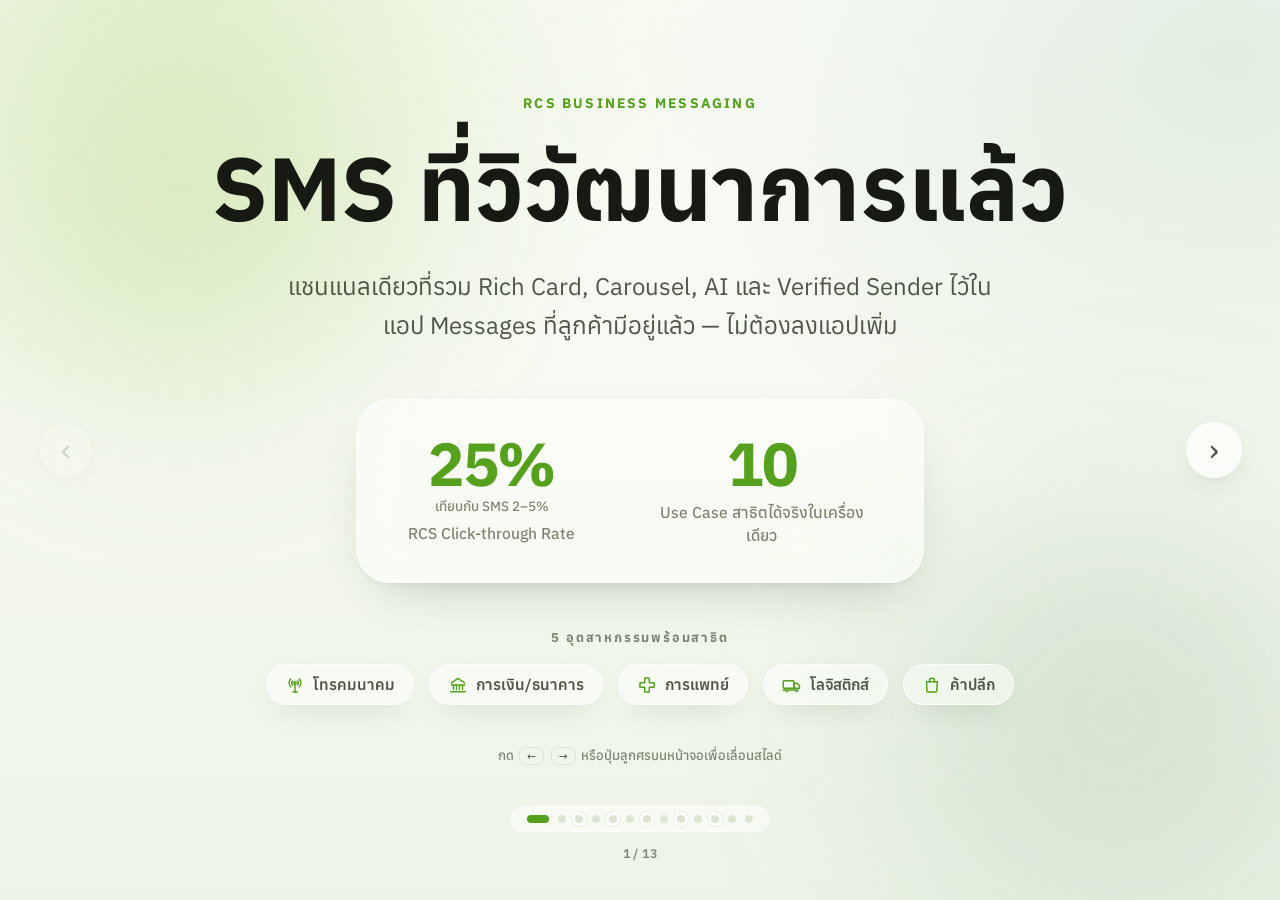
<file: index.html>
<!DOCTYPE html>
<html lang="th">
<head>
<meta charset="UTF-8">
<meta name="viewport" content="width=device-width, initial-scale=1.0, viewport-fit=cover">
<title>RCS Use Case Showcase — SMS ที่วิวัฒนาการแล้ว</title>
<meta name="description" content="RCS Business Messaging use case แบบ interactive slide deck พร้อม Phone Simulator เล่นบทสนทนาได้จริง สำหรับทีม presale">
<link rel="icon" href="data:,">
<link rel="stylesheet" href="css/fonts.css">
<link rel="stylesheet" href="css/style.css">
</head>
<body class="deck-mode">

<a class="skip-link" href="#deck">ข้ามไปเนื้อหาหลัก</a>

<main id="deck" class="deck" aria-label="RCS Use Case Presentation" aria-roledescription="สไลด์นำเสนอ"></main>

<button id="deckPrev" class="deck-arrow deck-arrow-left" type="button" aria-label="สไลด์ก่อนหน้า">&#8249;</button>
<button id="deckNext" class="deck-arrow deck-arrow-right" type="button" aria-label="สไลด์ถัดไป">&#8250;</button>

<div class="deck-chrome">
  <div id="deckDots" class="deck-dots" role="tablist" aria-label="เลือกสไลด์"></div>
  <div id="deckCounter" class="deck-counter" aria-live="polite"></div>
</div>

<!-- single persistent simulator instance, moved into the active use-case slide -->
<div class="sim-holder"><div id="simulatorRoot" class="simulator-root"></div></div>

<script src="js/icons.js"></script>
<script src="js/usecases.js"></script>
<script src="js/simulator.js"></script>
<script src="js/app.js"></script>
</body>
</html>
</file>
<file: css/fonts.css>
/* Anuphan (Cadson Demak, SIL OFL 1.1) — self-hosted variable subsets, weights 400-700 */
@font-face {
  font-family: 'Anuphan';
  font-style: normal;
  font-weight: 400 700;
  font-display: swap;
  src: url('../fonts/anuphan-thai.woff2') format('woff2');
  unicode-range: U+02D7, U+0303, U+0331, U+0E01-0E5B, U+200C-200D, U+25CC;
}
@font-face {
  font-family: 'Anuphan';
  font-style: normal;
  font-weight: 400 700;
  font-display: swap;
  src: url('../fonts/anuphan-vietnamese.woff2') format('woff2');
  unicode-range: U+0102-0103, U+0110-0111, U+0128-0129, U+0168-0169, U+01A0-01A1, U+01AF-01B0, U+0300-0301, U+0303-0304, U+0308-0309, U+0323, U+0329, U+1EA0-1EF9, U+20AB;
}
@font-face {
  font-family: 'Anuphan';
  font-style: normal;
  font-weight: 400 700;
  font-display: swap;
  src: url('../fonts/anuphan-latin-ext.woff2') format('woff2');
  unicode-range: U+0100-02BA, U+02BD-02C5, U+02C7-02CC, U+02CE-02D7, U+02DD-02FF, U+0304, U+0308, U+0329, U+1D00-1DBF, U+1E00-1E9F, U+1EF2-1EFF, U+2020, U+20A0-20AB, U+20AD-20C0, U+2113, U+2C60-2C7F, U+A720-A7FF;
}
@font-face {
  font-family: 'Anuphan';
  font-style: normal;
  font-weight: 400 700;
  font-display: swap;
  src: url('../fonts/anuphan-latin.woff2') format('woff2');
  unicode-range: U+0000-00FF, U+0131, U+0152-0153, U+02BB-02BC, U+02C6, U+02DA, U+02DC, U+0304, U+0308, U+0329, U+2000-206F, U+20AC, U+2122, U+2191, U+2193, U+2212, U+2215, U+FEFF, U+FFFD;
}
</file>
<file: css/style.css>
/* =========================================================================
   RCS Use Case Showcase — style.css
   Dark theme, self-contained (no external fonts/CDN), responsive.
   ========================================================================= */

:root {
  --bg: #ffffff;
  --bg-soft: #f5f8f1;
  --surface: #ffffff;
  --surface-2: #f1f5ec;
  --surface-3: #e7eedd;
  --border: #dde5d2;
  --border-soft: #e9efe1;
  --text: #161a13;
  --text-dim: #4f5647;
  --text-faint: #7c846f;

  /* AIS brand palette — vivid signature green, deep green for text-weight use.
     --accent-bright is the logo-grade green: decorative fills/gradients only
     (too light to carry text); --accent / --accent-strong stay legible on white. */
  --accent: #55a01c;
  --accent-strong: #3b7a10;
  --accent-bright: #8dc63f;
  --accent-soft: #8dc63f30;
  --accent-2: #2e7d32;
  --accent-2-soft: #2e7d3222;
  --success: #0f9d6b;
  --success-soft: #0f9d6b22;
  --danger: #e0453f;
  --danger-soft: #e0453f22;
  --warning: #b8860b;
  --warning-soft: #b8860b22;

  --radius-sm: 10px;
  --radius-md: 16px;
  --radius-lg: 24px;
  --radius-xl: 34px;

  --shadow-md: 0 8px 30px -8px rgba(20, 24, 46, 0.14);
  --shadow-lg: 0 24px 60px -20px rgba(20, 24, 46, 0.2);

  /* Latin/numerals stay in the Apple system font (SF Pro); SF Pro has no Thai
     glyphs, so Thai falls through per-glyph to the self-hosted Anuphan webfont. */
  --font-sans: -apple-system, BlinkMacSystemFont, 'Anuphan', 'Segoe UI', 'Leelawadee UI',
    'Noto Sans Thai', 'Sarabun', system-ui, sans-serif;

  color-scheme: light;
}

/* ---------------- reset ---------------- */
*, *::before, *::after { box-sizing: border-box; }
html { scroll-behavior: smooth; }
body {
  margin: 0;
  background: var(--bg);
  color: var(--text);
  font-family: var(--font-sans);
  line-height: 1.6;
  -webkit-font-smoothing: antialiased;
  overflow-x: hidden;
}
img, svg { display: block; max-width: 100%; }
button, select { font: inherit; color: inherit; }
a { color: inherit; text-decoration: none; }
ul { margin: 0; padding: 0; list-style: none; }
h1, h2, h3, p { margin: 0; }
.hidden { display: none !important; }

.skip-link {
  position: absolute; left: -999px; top: 0;
  background: var(--accent); color: #fff; padding: 10px 16px; border-radius: 0 0 8px 0; z-index: 999;
}
.skip-link:focus { left: 0; }

.container {
  width: 100%;
  max-width: 1180px;
  margin: 0 auto;
  padding: 0 24px;
}

/* ---------------- buttons & chips (shared) ---------------- */
.btn {
  display: inline-flex; align-items: center; justify-content: center; gap: 6px;
  border: 1px solid transparent;
  border-radius: 999px;
  padding: 12px 22px;
  font-weight: 600;
  font-size: 0.95rem;
  cursor: pointer;
  transition: transform .15s ease, box-shadow .15s ease, background .15s ease, border-color .15s ease;
  white-space: nowrap;
}
.btn:active { transform: scale(0.97); }
.btn-primary {
  background: linear-gradient(135deg, var(--accent), var(--accent-strong));
  color: #fff;
  box-shadow: 0 8px 24px -8px var(--accent-soft);
}
.btn-primary:hover { box-shadow: 0 10px 28px -6px var(--accent-soft); transform: translateY(-1px); }
.btn-ghost {
  background: var(--surface-2);
  border-color: var(--border);
  color: var(--text);
}
.btn-ghost:hover { background: var(--surface-3); }
.btn-lg { padding: 15px 28px; font-size: 1.02rem; }
.btn-sm { padding: 8px 14px; font-size: 0.85rem; }
.btn-block { width: 100%; margin-top: 14px; }

.chip {
  border: 1px solid var(--border);
  background: var(--surface-2);
  border-radius: 999px;
  padding: 9px 16px;
  font-size: 0.86rem;
  cursor: pointer;
  transition: all .15s ease;
  color: var(--text);
}
.chip:hover { border-color: var(--accent); background: var(--surface-3); }
.chip-filter.active { background: var(--accent); border-color: var(--accent); color: #fff; }
.mini-chip {
  display: inline-flex; align-items: center; justify-content: center;
  width: 28px; height: 28px; border-radius: 50%;
  background: var(--surface-3); font-size: 0.9rem;
}

/* ---------------- header / nav ---------------- */
.site-header {
  position: sticky; top: 0; z-index: 100;
  backdrop-filter: blur(14px);
  background: rgba(255, 255, 255, 0.8);
  border-bottom: 1px solid var(--border-soft);
}
.header-inner {
  display: flex; align-items: center; justify-content: space-between;
  height: 66px;
}
.brand-logo { display: flex; align-items: center; gap: 8px; font-weight: 800; font-size: 1.1rem; }
.brand-logo-mark {
  width: 36px; height: 36px; border-radius: 10px;
  background: linear-gradient(135deg, var(--accent-bright), var(--accent-2));
  display: flex; align-items: center; justify-content: center; font-size: 1.1rem;
}
.brand-logo-text span { color: var(--accent-2); }
.nav-menu { display: flex; gap: 28px; }
.nav-menu a { color: var(--text-dim); font-weight: 600; font-size: 0.94rem; transition: color .15s ease; }
.nav-menu a:hover { color: var(--text); }

.nav-toggle {
  display: none; flex-direction: column; justify-content: center; gap: 5px;
  width: 40px; height: 40px; background: none; border: none; cursor: pointer;
}
.nav-toggle span { width: 22px; height: 2px; background: var(--text); border-radius: 2px; transition: transform .2s ease, opacity .2s ease; }
.nav-toggle.open span:nth-child(1) { transform: translateY(7px) rotate(45deg); }
.nav-toggle.open span:nth-child(2) { opacity: 0; }
.nav-toggle.open span:nth-child(3) { transform: translateY(-7px) rotate(-45deg); }

/* ---------------- hero ---------------- */
.hero { position: relative; padding: 84px 0 70px; overflow: hidden; }
.hero-bg {
  position: absolute; inset: 0; z-index: -1;
  background:
    radial-gradient(600px 400px at 15% 0%, var(--accent-soft), transparent 60%),
    radial-gradient(500px 380px at 90% 10%, var(--accent-2-soft), transparent 60%),
    linear-gradient(180deg, var(--bg-soft), var(--bg) 70%);
}
.hero-inner { text-align: center; max-width: 880px; }
.eyebrow, .section-eyebrow {
  display: inline-block;
  color: var(--accent-2);
  font-weight: 700;
  font-size: 0.82rem;
  letter-spacing: 0.08em;
  text-transform: uppercase;
  margin-bottom: 12px;
}
.hero-title {
  font-size: clamp(2.2rem, 5.4vw, 3.6rem);
  font-weight: 800;
  line-height: 1.15;
  background: linear-gradient(135deg, var(--text), var(--accent-strong) 60%, var(--accent-2));
  -webkit-background-clip: text; background-clip: text; color: transparent;
  margin-bottom: 18px;
}
.hero-desc { color: var(--text-dim); font-size: 1.08rem; max-width: 640px; margin: 0 auto 32px; }
.hero-cta { display: flex; gap: 14px; justify-content: center; flex-wrap: wrap; margin-bottom: 56px; }

.stat-tiles {
  display: grid; grid-template-columns: repeat(4, 1fr); gap: 16px;
}
.stat-tile {
  background: var(--surface); border: 1px solid var(--border-soft);
  border-radius: var(--radius-lg); padding: 22px 16px;
  box-shadow: var(--shadow-md);
}
.stat-value { font-size: 2rem; font-weight: 800; color: var(--accent-2); margin-bottom: 6px; }
.stat-label { font-size: 0.85rem; color: var(--text-dim); line-height: 1.45; }
.stat-sub { color: var(--text-faint); font-size: 0.78rem; }

/* ---------------- generic section ---------------- */
.section { padding: 84px 0; }
.section-title { font-size: clamp(1.6rem, 3vw, 2.2rem); font-weight: 800; margin-bottom: 12px; }
.section-desc { color: var(--text-dim); max-width: 680px; margin-bottom: 36px; }

/* ---------------- capability chips ---------------- */
.capability-chip-grid { display: flex; flex-wrap: wrap; gap: 12px; }
.capability-chip {
  display: flex; align-items: center; gap: 10px;
  background: var(--surface); border: 1px solid var(--border-soft);
  border-radius: var(--radius-md); padding: 14px 18px;
  font-weight: 600; font-size: 0.92rem;
  transition: transform .15s ease, border-color .15s ease;
}
.capability-chip:hover { transform: translateY(-2px); border-color: var(--accent); }
.capability-chip-icon { font-size: 1.15rem; }

/* ---------------- filters ---------------- */
.filters { display: flex; flex-direction: column; gap: 16px; margin-bottom: 34px; }
.filter-group { display: flex; align-items: flex-start; gap: 14px; flex-wrap: wrap; }
.filter-group-label { color: var(--text-faint); font-weight: 700; font-size: 0.82rem; padding-top: 10px; min-width: 92px; }
.filter-chip-row { display: flex; flex-wrap: wrap; gap: 8px; }

/* ---------------- gallery ---------------- */
.gallery-grid {
  display: grid; grid-template-columns: repeat(auto-fill, minmax(300px, 1fr));
  gap: 20px;
}
.gallery-empty { color: var(--text-dim); padding: 40px; text-align: center; grid-column: 1/-1; }
.usecase-card {
  background: var(--surface); border: 1px solid var(--border-soft);
  border-radius: var(--radius-lg); padding: 22px;
  display: flex; flex-direction: column;
  transition: border-color .18s ease, transform .18s ease, box-shadow .18s ease;
}
.usecase-card:hover { transform: translateY(-3px); border-color: var(--accent); box-shadow: var(--shadow-md); }
.usecase-card.active { border-color: var(--accent-2); box-shadow: 0 0 0 1px var(--accent-2) inset; }
.usecase-card-top { display: flex; align-items: center; justify-content: space-between; margin-bottom: 14px; gap: 8px; flex-wrap: wrap; }
.industry-badge {
  background: var(--accent-soft); color: var(--accent-strong);
  border-radius: 999px; padding: 5px 12px; font-size: 0.78rem; font-weight: 700;
}
.usecase-brand { color: var(--text-faint); font-size: 0.78rem; font-weight: 600; }
.usecase-title { font-size: 1.14rem; font-weight: 800; margin-bottom: 8px; }
.usecase-problem { color: var(--text-dim); font-size: 0.9rem; flex-grow: 1; margin-bottom: 16px; }
.usecase-kpi { display: flex; align-items: baseline; gap: 8px; margin-bottom: 14px; }
.usecase-kpi-value { font-size: 1.3rem; font-weight: 800; color: var(--success); }
.usecase-kpi-label { color: var(--text-faint); font-size: 0.8rem; }
.usecase-caps { display: flex; gap: 6px; margin-bottom: 4px; }

/* ---------------- simulator layout ---------------- */
.simulator-section { background: var(--bg-soft); border-top: 1px solid var(--border-soft); border-bottom: 1px solid var(--border-soft); }
.simulator-intro { max-width: 720px; margin-bottom: 40px; }
.simulator-layout {
  display: grid; grid-template-columns: 380px 1fr; gap: 40px; align-items: start;
}
.simulator-root { display: flex; flex-direction: column; align-items: center; gap: 18px; position: sticky; top: 90px; }

.sim-controls { width: 100%; max-width: 340px; display: flex; align-items: center; gap: 10px; }
.sim-select-label { flex-grow: 1; display: flex; flex-direction: column; gap: 4px; font-size: 0.72rem; color: var(--text-faint); font-weight: 700; }
.sim-select {
  background: var(--surface-2); border: 1px solid var(--border); color: var(--text);
  border-radius: var(--radius-sm); padding: 9px 10px; font-size: 0.85rem; max-width: 100%;
}
.sim-reset { flex-shrink: 0; }
.reset-icon { display: inline-block; }

/* ---------------- phone shell ---------------- */
.phone-shell {
  width: 336px; max-width: 100%;
  border-radius: 54px;
  padding: 12px;
  background:
    linear-gradient(148deg, #262933 0%, #0e0f14 20%, #060709 50%, #0e0f14 80%, #2d3039 100%);
  box-shadow:
    0 44px 74px -30px rgba(40, 34, 96, 0.48),
    0 18px 38px -18px rgba(20, 24, 46, 0.42),
    0 0 0 1px rgba(255, 255, 255, 0.10),
    0 1px 0 rgba(255, 255, 255, 0.18) inset,
    0 0 0 2px rgba(0, 0, 0, 0.55) inset;
  position: relative;
}
/* side buttons */
.phone-shell::before {   /* left volume rocker */
  content: ''; position: absolute; left: -2px; top: 128px;
  width: 2px; height: 94px; border-radius: 2px 0 0 2px;
  background: linear-gradient(180deg, #383b45, #101219);
}
.phone-shell::after {    /* right power button */
  content: ''; position: absolute; right: -2px; top: 150px;
  width: 2px; height: 68px; border-radius: 0 2px 2px 0;
  background: linear-gradient(180deg, #383b45, #101219);
}
/* dynamic island — floats over the app header */
.phone-notch {
  position: absolute; z-index: 6;
  top: 25px; left: 50%; transform: translateX(-50%);
  width: 100px; height: 27px; border-radius: 999px;
  background: #000;
  box-shadow: 0 1px 3px rgba(0, 0, 0, 0.45);
}
.phone-notch::after {    /* camera lens */
  content: ''; position: absolute; top: 50%; right: 13px; transform: translateY(-50%);
  width: 8px; height: 8px; border-radius: 50%;
  background: radial-gradient(circle at 35% 30%, #2b527a 0%, #0a1622 55%, #000 100%);
  box-shadow: 0 0 0 1px rgba(255, 255, 255, 0.06);
}
.phone-home-bar {
  width: 108px; height: 5px; border-radius: 999px;
  background: rgba(255, 255, 255, 0.22);
  margin: 11px auto 3px;
}

.phone-screen {
  background: var(--bg);
  border-radius: 42px;
  overflow: hidden;
  display: flex; flex-direction: column;
  height: 560px;
  box-shadow: 0 0 0 2px #000;
}
/* clear the dynamic island so app content starts below it */
.phone-screen .chat-header { padding-top: 40px; }

.chat-header {
  --brand-color: #7c5cff;
  display: flex; align-items: center; gap: 10px;
  padding: 14px 14px;
  background: linear-gradient(180deg, color-mix(in srgb, var(--brand-color) 22%, var(--bg)), var(--bg));
  border-bottom: 1px solid var(--border-soft);
  flex-shrink: 0;
}
.chat-avatar {
  width: 38px; height: 38px; border-radius: 50%;
  background: var(--brand-color);
  display: flex; align-items: center; justify-content: center;
  font-size: 1.05rem; flex-shrink: 0;
  color: #fff;
  box-shadow: 0 0 0 2px color-mix(in srgb, var(--brand-color) 40%, transparent);
}
.chat-avatar .line-icon { width: 21px; height: 21px; }
.chat-header-text { display: flex; flex-direction: column; min-width: 0; flex-grow: 1; }
.chat-brand-row { display: flex; align-items: center; gap: 5px; }
.chat-brand-name { font-weight: 800; font-size: 0.96rem; white-space: nowrap; overflow: hidden; text-overflow: ellipsis; }
.chat-header-sub { color: var(--text-faint); font-size: 0.72rem; white-space: nowrap; overflow: hidden; text-overflow: ellipsis; }
.chat-header-dots { color: var(--text-faint); font-weight: 800; padding: 0 4px; }

.verified-badge {
  width: 19px; height: 19px; border-radius: 50%;
  background: linear-gradient(145deg, #3ab6ff, #1d84f0);
  flex-shrink: 0; position: relative;
  box-shadow: 0 0 0 2px #fff, 0 1px 4px rgba(29, 132, 240, 0.55);
}
.verified-badge::after {
  content: ''; position: absolute; left: 6px; top: 4px; width: 5px; height: 9px;
  border-right: 2.4px solid #fff; border-bottom: 2.4px solid #fff;
  border-radius: 1px;
  transform: rotate(42deg);
}

.chat-feed {
  flex-grow: 1; overflow-y: auto; padding: 16px 12px;
  display: flex; flex-direction: column; gap: 10px;
  scroll-behavior: smooth;
}
.chat-feed::-webkit-scrollbar { width: 5px; }
.chat-feed::-webkit-scrollbar-thumb { background: var(--border); border-radius: 4px; }

.msg-row { display: flex; max-width: 88%; opacity: 0; transform: translateY(8px) scale(0.98); transition: opacity .28s ease, transform .28s ease; }
.msg-row.in { opacity: 1; transform: none; }
.msg-row.bot { align-self: flex-start; }
.msg-row.user { align-self: flex-end; opacity: 1; transform: none; animation: bubbleIn .25s ease; }
@keyframes bubbleIn { from { opacity: 0; transform: translateY(6px); } to { opacity: 1; transform: none; } }

.bubble {
  background: var(--surface-2); border: 1px solid var(--border-soft);
  border-radius: var(--radius-md); padding: 11px 14px;
  font-size: 0.86rem; line-height: 1.5;
}
.text-bubble { border-bottom-left-radius: 4px; }
.user-bubble {
  background: linear-gradient(135deg, var(--accent), var(--accent-strong));
  color: #fff; border: none; border-bottom-right-radius: 4px;
}

.typing-bubble { display: flex; gap: 4px; padding: 14px 16px; border-bottom-left-radius: 4px; }
.dot { width: 6px; height: 6px; border-radius: 50%; background: var(--text-faint); animation: typingBounce 1.1s infinite ease-in-out; }
.dot:nth-child(2) { animation-delay: .15s; }
.dot:nth-child(3) { animation-delay: .3s; }
@keyframes typingBounce { 0%, 60%, 100% { transform: translateY(0); opacity: .5; } 30% { transform: translateY(-5px); opacity: 1; } }

/* ---- rich card ---- */
.card-bubble, .carousel-card, .map-bubble, .qr-bubble, .rating-bubble, .payment-bubble {
  padding: 0; overflow: hidden; border-bottom-left-radius: 4px; width: 100%;
}
.card-visual {
  position: relative;
  height: 92px;
  display: flex; align-items: center; justify-content: center;
  background:
    radial-gradient(circle at 30% 20%, color-mix(in srgb, var(--accent) 30%, transparent), transparent 60%),
    linear-gradient(135deg, var(--surface-3), var(--surface-2));
}
.card-visual-icon { font-size: 2.4rem; filter: drop-shadow(0 4px 10px rgba(0,0,0,.4)); }
.card-tag {
  position: absolute; top: 8px; right: 8px;
  background: var(--accent); color: #fff; font-size: 0.66rem; font-weight: 800;
  padding: 3px 9px; border-radius: 999px;
}
.tone-alert .card-visual { background: radial-gradient(circle at 30% 20%, var(--danger-soft), transparent 60%), linear-gradient(135deg, var(--surface-3), var(--surface-2)); }
.tone-alert .card-tag { background: var(--danger); }
.tone-success .card-visual { background: radial-gradient(circle at 30% 20%, var(--success-soft), transparent 60%), linear-gradient(135deg, var(--surface-3), var(--surface-2)); }
.tone-success .card-tag { background: var(--success); color: #06281c; }

.card-body { padding: 12px 14px 4px; }
.card-title { font-weight: 800; font-size: 0.92rem; margin-bottom: 3px; }
.card-subtitle { color: var(--text-dim); font-size: 0.8rem; margin-bottom: 3px; }
.card-desc { color: var(--text-faint); font-size: 0.76rem; }
.card-price { color: var(--accent-2); font-weight: 800; font-size: 0.86rem; margin-top: 4px; }

.card-actions { display: flex; flex-wrap: wrap; gap: 6px; padding: 12px 14px 14px; }
.chip-action {
  background: var(--accent-soft); color: var(--accent-strong); border: 1px solid color-mix(in srgb, var(--accent) 55%, transparent);
  font-weight: 700; font-size: 0.78rem; padding: 8px 13px;
}
.chip-action:hover { background: var(--accent); color: #fff; }

/* ---- carousel ---- */
.carousel-bubble { background: none; border: none; padding: 0; }
.carousel-track {
  display: flex; gap: 10px; overflow-x: auto; padding-bottom: 4px;
  scroll-snap-type: x mandatory;
}
.carousel-track::-webkit-scrollbar { height: 5px; }
.carousel-track::-webkit-scrollbar-thumb { background: var(--border); border-radius: 4px; }
.carousel-card {
  flex: 0 0 178px; background: var(--surface-2); border: 1px solid var(--border-soft);
  border-radius: var(--radius-md); scroll-snap-align: start;
}
.carousel-hint { text-align: center; color: var(--text-faint); font-size: 0.68rem; margin-top: 6px; }

/* ---- map ---- */
.map-canvas {
  position: relative; height: 130px; overflow: hidden;
  background:
    repeating-linear-gradient(0deg, #1c2846 0 2px, transparent 2px 34px),
    repeating-linear-gradient(90deg, #1c2846 0 2px, transparent 2px 34px),
    linear-gradient(160deg, #16233d, #101a2f);
}
.map-roads {
  position: absolute; inset: 0;
  background:
    linear-gradient(100deg, transparent 46%, #2c3a63 46% 52%, transparent 52%),
    linear-gradient(20deg, transparent 66%, #26325a 66% 70%, transparent 70%);
}
.map-pin { position: absolute; font-size: 1.3rem; filter: drop-shadow(0 3px 5px rgba(0,0,0,.5)); }
.map-pin-dest { top: 18%; left: 74%; }
.map-pin-courier { top: 62%; left: 18%; transition: left 3.5s ease-in-out, top 3.5s ease-in-out; }
.map-canvas.animated .map-pin-courier { animation: courierMove 5s ease-in-out infinite alternate; }
@keyframes courierMove {
  0%   { left: 14%; top: 68%; }
  35%  { left: 40%; top: 34%; }
  70%  { left: 58%; top: 50%; }
  100% { left: 70%; top: 24%; }
}
.map-meta { display: flex; gap: 8px; flex-wrap: wrap; margin-top: 8px; }
.map-meta-chip {
  background: var(--surface-3); border: 1px solid var(--border-soft);
  border-radius: 999px; padding: 4px 10px; font-size: 0.72rem; color: var(--text-dim);
}

/* ---- qr ---- */
.qr-bubble { display: flex; flex-direction: column; align-items: center; padding-top: 16px; }
.qr-visual {
  position: relative; width: 140px; height: 140px;
  background: #fff; border-radius: 10px; padding: 10px; margin-bottom: 4px;
}
.qr-grid {
  display: grid; width: 100%; height: 100%; grid-template-rows: repeat(13, 1fr);
}
.qr-cell { background: transparent; }
.qr-cell.on { background: #0a0e18; }
.qr-cell.qr-blank { background: transparent; }
.qr-finder {
  position: absolute; width: 30px; height: 30px;
  border: 4px solid #0a0e18; border-radius: 3px;
  display: flex; align-items: center; justify-content: center;
}
.qr-finder-inner { width: 11px; height: 11px; background: #0a0e18; }
.qr-finder-tl { top: 10px; left: 10px; }
.qr-finder-tr { top: 10px; right: 10px; }
.qr-finder-bl { bottom: 10px; left: 10px; }
.qr-bubble .card-body { text-align: center; padding-bottom: 14px; }

/* ---- rating ---- */
.rating-bubble { padding-bottom: 14px; }
.rating-stars { display: flex; gap: 6px; padding: 6px 14px 4px; }
.star-btn {
  background: none; border: none; font-size: 1.7rem; line-height: 1; cursor: pointer;
  color: var(--border); transition: color .12s ease, transform .12s ease;
  padding: 2px;
}
.star-btn.filled { color: var(--warning); transform: scale(1.08); }
.star-btn:disabled { cursor: default; }

/* ---- payment ---- */
.payment-items { padding: 0 14px; display: flex; flex-direction: column; gap: 6px; margin-top: 4px; }
.payment-row { display: flex; justify-content: space-between; font-size: 0.8rem; color: var(--text-dim); }
.payment-price { color: var(--text); font-weight: 600; }
.payment-total {
  display: flex; justify-content: space-between; align-items: center;
  margin: 10px 14px 0; padding-top: 10px; border-top: 1px dashed var(--border);
  font-weight: 800; font-size: 0.92rem;
}
.payment-total-value { color: var(--success); font-size: 1.05rem; }
.payment-method { padding: 8px 14px 0; color: var(--text-faint); font-size: 0.76rem; }

/* ---- suggested reply row / end banner / input bar ---- */
.suggested-row {
  display: flex; flex-wrap: wrap; gap: 8px;
  padding: 10px 12px; border-top: 1px solid var(--border-soft); flex-shrink: 0;
  min-height: 0;
}
.chip-reply {
  background: var(--surface-2); border: 1px solid var(--accent);
  color: var(--accent-strong); font-weight: 700; font-size: 0.8rem;
}
.chip-reply:hover { background: var(--accent); color: #fff; }

.end-banner {
  display: flex; flex-direction: column; align-items: center; gap: 10px;
  padding: 14px; text-align: center; color: var(--text-dim); font-size: 0.85rem;
  border-top: 1px solid var(--border-soft); flex-shrink: 0;
}

.chat-inputbar {
  display: flex; align-items: center; gap: 8px;
  padding: 10px 14px 14px; flex-shrink: 0;
}
.inputbar-plus {
  width: 26px; height: 26px; border-radius: 50%; background: var(--surface-3);
  display: flex; align-items: center; justify-content: center; color: var(--text-faint); flex-shrink: 0;
}
.inputbar-placeholder {
  flex-grow: 1; background: var(--surface-2); border: 1px solid var(--border-soft);
  border-radius: 999px; padding: 8px 14px; color: var(--text-faint); font-size: 0.78rem;
  overflow: hidden; white-space: nowrap; text-overflow: ellipsis;
}
.inputbar-mic { color: var(--text-faint); flex-shrink: 0; }

/* ---------------- business value panel ---------------- */
.business-value-panel {
  background: var(--surface); border: 1px solid var(--border-soft);
  border-radius: var(--radius-lg); padding: 28px; box-shadow: var(--shadow-md);
}
.bv-header { margin-bottom: 20px; }
.bv-header h3 { font-size: 1.3rem; font-weight: 800; margin-top: 10px; }
.bv-grid { display: grid; grid-template-columns: 1fr 1fr; gap: 16px; margin-bottom: 24px; }
.bv-block { background: var(--surface-2); border-radius: var(--radius-md); padding: 16px; border: 1px solid var(--border-soft); }
.bv-block p { color: var(--text-dim); font-size: 0.88rem; }
.bv-block-label { font-weight: 800; font-size: 0.82rem; margin-bottom: 8px; color: var(--text); }
.bv-problem { border-left: 3px solid var(--danger); }
.bv-solution { border-left: 3px solid var(--success); }

.bv-kpis { margin-bottom: 24px; }
.bv-kpi-row { display: grid; grid-template-columns: repeat(auto-fit, minmax(140px, 1fr)); gap: 12px; margin-top: 10px; }
.bv-kpi-tile {
  background: var(--surface-2); border: 1px solid var(--border-soft); border-radius: var(--radius-md);
  padding: 14px; display: flex; flex-direction: column; gap: 4px;
}
.bv-kpi-value { font-size: 1.3rem; font-weight: 800; color: var(--accent-2); }
.bv-kpi-label { font-size: 0.76rem; color: var(--text-faint); }

.bv-integration-list { display: flex; flex-direction: column; gap: 8px; margin-top: 10px; }
.bv-integration-list li {
  background: var(--surface-2); border: 1px solid var(--border-soft); border-radius: var(--radius-sm);
  padding: 10px 14px; font-size: 0.85rem; color: var(--text-dim);
  display: flex; align-items: center; gap: 8px;
}
.bv-integration-list li::before { content: '🔹'; font-size: 0.8rem; }

/* ---------------- footer ---------------- */
.site-footer { border-top: 1px solid var(--border-soft); padding: 30px 0; }
.footer-inner { display: flex; flex-direction: column; gap: 4px; color: var(--text-faint); font-size: 0.8rem; text-align: center; }

/* ============================= RESPONSIVE ============================= */
@media (max-width: 980px) {
  .simulator-layout { grid-template-columns: 1fr; }
  .simulator-root { position: static; }
  .bv-grid { grid-template-columns: 1fr; }
}

@media (max-width: 720px) {
  .nav-toggle { display: flex; }
  .nav-menu {
    position: absolute; top: 66px; left: 0; right: 0;
    background: var(--bg-soft); border-bottom: 1px solid var(--border-soft);
    flex-direction: column; padding: 10px 24px 18px; gap: 4px;
    max-height: 0; overflow: hidden; opacity: 0; pointer-events: none;
    transition: max-height .25s ease, opacity .2s ease;
  }
  .nav-menu.open { max-height: 260px; opacity: 1; pointer-events: auto; }
  .nav-menu a { padding: 10px 0; border-bottom: 1px solid var(--border-soft); }

  .stat-tiles { grid-template-columns: 1fr 1fr; }
  .hero { padding: 56px 0 46px; }
  .section { padding: 56px 0; }

  .filter-group { flex-direction: column; gap: 8px; }
  .filter-group-label { min-width: 0; padding-top: 0; }

  .phone-shell { width: 100%; }
  .phone-screen { height: 500px; }
}

@media (max-width: 420px) {
  .stat-tiles { grid-template-columns: 1fr; }
  .container { padding: 0 16px; }
}

/* ---------------- reduced motion ---------------- */
@media (prefers-reduced-motion: reduce) {
  html { scroll-behavior: auto; }
  .msg-row, .dot, .map-pin-courier, .star-btn { animation: none !important; transition: none !important; }
}

/* =========================================================================
   SLIDE DECK — full-screen keynote layout (Apple / Steve Jobs style)
   One idea per slide · extreme whitespace · flat, confident, understated.
   ========================================================================= */
html, body { height: 100%; }
body.deck-mode {
  overflow: hidden;
  height: 100vh; height: 100dvh;
  background: var(--bg);
}

.deck {
  position: fixed;
  inset: 0;
  overflow: hidden;
  background: var(--bg);
}

.sim-holder { position: absolute; left: -99999px; top: 0; }

/* ---- individual slide ---- */
.slide {
  position: absolute;
  inset: 0;
  display: flex;
  flex-direction: column;
  justify-content: center;
  align-items: center;
  padding: clamp(28px, 5vw, 80px) clamp(24px, 6vw, 96px);
  padding-bottom: clamp(88px, 12vh, 128px);   /* room for bottom chrome */
  opacity: 0;
  visibility: hidden;
  transform: translateY(24px);
  transition: opacity .55s cubic-bezier(.22,.61,.36,1),
              transform .55s cubic-bezier(.22,.61,.36,1),
              visibility .55s;
  overflow-y: auto;
  -webkit-overflow-scrolling: touch;
}
.slide.active {
  opacity: 1;
  visibility: visible;
  transform: none;
  z-index: 2;
}

.slide-center { width: 100%; max-width: 900px; text-align: center; margin: auto; }
.slide-center.wide { max-width: 1120px; }

/* ---- shared typographic atoms ---- */
.kicker {
  display: inline-block;
  color: var(--accent);
  font-weight: 700;
  font-size: clamp(.72rem, 1.1vw, .86rem);
  letter-spacing: 0.16em;
  text-transform: uppercase;
  margin-bottom: clamp(16px, 2.5vh, 30px);
}

/* ---- hero slide ---- */
.hero-h1 {
  font-size: clamp(2.6rem, 8vw, 5.6rem);
  font-weight: 700;
  line-height: 1.16;              /* room for Thai upper vowels / tone marks */
  letter-spacing: 0;             /* no negative tracking on Thai */
  color: var(--text);
  margin-bottom: clamp(18px, 3vh, 34px);
}
.hero-lead {
  color: var(--text-dim);
  font-size: clamp(1.05rem, 2.1vw, 1.5rem);
  font-weight: 400;
  line-height: 1.62;
  max-width: 720px;
  margin: 0 auto clamp(36px, 6vh, 68px);
}
.hero-stats {
  display: flex;
  justify-content: center;
  flex-wrap: wrap;
  gap: clamp(28px, 6vw, 88px);
  margin-bottom: clamp(30px, 5vh, 52px);
}
.hero-stat { display: flex; flex-direction: column; align-items: center; gap: 6px; }
.hero-stat-value {
  font-size: clamp(2.4rem, 5vw, 3.8rem);
  font-weight: 700;
  letter-spacing: 0;
  color: var(--accent);
  line-height: 1.12;
}
/* pure-numeral values (SF Pro digits) may keep tight tracking */
.hero-stat-value.is-num { letter-spacing: -0.02em; line-height: 1; }
.hero-stat-qual {
  display: block;
  font-size: clamp(.72rem, 1.05vw, .84rem);
  font-weight: 500;
  color: var(--text-faint);
  line-height: 1.45;
  letter-spacing: 0;
  max-width: 200px;
  margin-top: 2px;
}
.hero-stat-label {
  font-size: clamp(.82rem, 1.3vw, .98rem);
  color: var(--text-faint);
  font-weight: 500;
  max-width: 220px;
  line-height: 1.5;
}
.hero-hint {
  color: var(--text-faint);
  font-size: .82rem;
  font-weight: 500;
}
.hero-hint kbd {
  font-family: inherit;
  border: 1px solid var(--border);
  border-radius: 6px;
  padding: 1px 7px;
  margin: 0 2px;
  font-size: .8em;
  color: var(--text-dim);
}

/* ---- hero industry strip (replaces the old "5 industries" number tile) ---- */
.hero-industries {
  display: flex;
  flex-direction: column;
  align-items: center;
  gap: clamp(12px, 1.8vh, 18px);
  margin: 0 auto clamp(28px, 4.5vh, 48px);
}
.hero-ind-cap {
  font-size: clamp(.7rem, 1vw, .8rem);
  font-weight: 700;
  letter-spacing: 0.14em;
  text-transform: uppercase;
  color: var(--text-faint);
}
.hero-ind-row {
  display: flex;
  flex-wrap: wrap;
  justify-content: center;
  gap: clamp(9px, 1.3vw, 15px);
}
.hero-ind {
  display: inline-flex;
  align-items: center;
  gap: 8px;
  padding: 9px clamp(13px, 1.4vw, 18px);
  border-radius: 999px;
}
.hero-ind-icon { display: inline-flex; align-items: center; color: var(--accent); }
.hero-ind-icon .line-icon { width: clamp(18px, 1.6vw, 20px); height: clamp(18px, 1.6vw, 20px); }
.hero-ind-label {
  font-size: clamp(.82rem, 1.2vw, .95rem);
  font-weight: 600;
  color: var(--text-dim);
  line-height: 1.35;
  letter-spacing: 0;
}

/* ---- capabilities slide ---- */
.slide-h2 {
  font-size: clamp(2rem, 5vw, 3.4rem);
  font-weight: 700;
  letter-spacing: 0;
  line-height: 1.22;
  color: var(--text);
  margin-bottom: clamp(28px, 5vh, 56px);
}
.slide-sub {
  color: var(--text-dim);
  font-size: clamp(1rem, 1.7vw, 1.2rem);
  max-width: 640px;
  margin: -12px auto clamp(30px, 5vh, 52px);
  line-height: 1.6;
}
.cap-list {
  display: grid;
  grid-template-columns: repeat(5, 1fr);
  gap: clamp(20px, 3vw, 40px) clamp(16px, 2.5vw, 32px);
  max-width: 1080px;
  margin: 0 auto;
}
.cap-item { display: flex; flex-direction: column; align-items: center; gap: 12px; }
.cap-item-icon {
  display: flex; align-items: center; justify-content: center;
  color: var(--accent);
}
.cap-item-icon .line-icon {
  width: clamp(28px, 3.4vw, 34px);
  height: clamp(28px, 3.4vw, 34px);
}
/* shared: crisp, inherits stroke color via currentColor */
.line-icon {
  display: block;
  overflow: visible;
  shape-rendering: geometricPrecision;
}
.cap-item-label {
  font-size: clamp(.82rem, 1.2vw, .98rem);
  font-weight: 600;
  color: var(--text-dim);
  line-height: 1.45;
}

/* ---- use-case slide ---- */
.uc-inner {
  display: grid;
  grid-template-columns: minmax(0, 1fr) auto;
  gap: clamp(32px, 5vw, 84px);
  align-items: center;
  width: 100%;
  max-width: 1160px;
  margin: auto;
}
.uc-copy { text-align: left; min-width: 0; }
.uc-industry {
  display: inline-flex;
  align-items: center;
  gap: 8px;
  color: var(--accent);
  font-weight: 700;
  font-size: clamp(.72rem, 1.1vw, .84rem);
  letter-spacing: 0.12em;
  text-transform: uppercase;
  margin-bottom: clamp(16px, 2.5vh, 26px);
}
.uc-industry-icon { display: inline-flex; align-items: center; }
.uc-industry-icon .line-icon { width: 1.15em; height: 1.15em; }
.uc-title {
  font-size: clamp(1.9rem, 3.6vw, 3rem);
  font-weight: 700;
  letter-spacing: 0;
  line-height: 1.22;
  color: var(--text);
  margin-bottom: clamp(16px, 2.5vh, 24px);
}
.uc-problem {
  color: var(--text-dim);
  font-size: clamp(1rem, 1.5vw, 1.2rem);
  line-height: 1.62;
  max-width: 520px;
  margin-bottom: clamp(26px, 4vh, 44px);
}
.uc-kpi { display: flex; flex-direction: column; gap: 4px; }
.uc-kpi-value {
  font-size: clamp(2.6rem, 5.5vw, 4.4rem);
  font-weight: 700;
  letter-spacing: 0;
  line-height: 1.14;
  color: var(--accent);
}
/* pure-numeral KPI headline (SF Pro digits) may keep tight tracking */
.uc-kpi-value.is-num { letter-spacing: -0.02em; line-height: 1; }
.uc-kpi-qual {
  font-size: clamp(.82rem, 1.15vw, .98rem);
  color: var(--text-dim);
  font-weight: 500;
  line-height: 1.45;
  letter-spacing: 0;
  margin-top: 2px;
  max-width: 320px;
}
.uc-kpi-label {
  font-size: clamp(.9rem, 1.4vw, 1.05rem);
  color: var(--text-faint);
  font-weight: 500;
  line-height: 1.45;
  margin-top: 2px;
}
.uc-dock { display: flex; justify-content: center; }

/* simulator styling overrides inside the deck */
.deck .simulator-root {
  position: static;
  align-items: center;
  gap: 14px;
}
.deck .sim-controls { width: auto; max-width: none; justify-content: center; }
.deck .phone-screen { height: clamp(430px, 60vh, 560px); }

/* ---- closing slide ---- */
.close-h2 {
  font-size: clamp(2.1rem, 5.5vw, 3.8rem);
  font-weight: 700;
  letter-spacing: 0;
  line-height: 1.2;
  color: var(--text);
  margin-bottom: clamp(36px, 6vh, 64px);
}
.pillars {
  display: grid;
  grid-template-columns: repeat(4, 1fr);
  gap: clamp(24px, 4vw, 56px);
  max-width: 1000px;
  margin: 0 auto clamp(36px, 6vh, 60px);
  text-align: left;
}
.pillar-word {
  font-size: clamp(1.25rem, 2.2vw, 1.7rem);
  font-weight: 700;
  letter-spacing: -0.01em;
  color: var(--accent);
  margin-bottom: 10px;
}
.pillar-desc {
  font-size: clamp(.88rem, 1.3vw, 1rem);
  color: var(--text-dim);
  line-height: 1.6;
}
.close-cta {
  color: var(--text-faint);
  font-size: clamp(1rem, 1.6vw, 1.2rem);
  font-weight: 500;
}

/* ---- nav arrows ---- */
.deck-arrow {
  position: fixed;
  top: 50%;
  transform: translateY(-50%);
  z-index: 60;
  width: clamp(44px, 5vw, 56px);
  height: clamp(44px, 5vw, 56px);
  border-radius: 50%;
  border: 1px solid var(--border);
  background: rgba(255,255,255,0.7);
  backdrop-filter: blur(8px);
  color: var(--text-dim);
  font-size: clamp(1.5rem, 3vw, 2rem);
  line-height: 1;
  display: flex;
  align-items: center;
  justify-content: center;
  cursor: pointer;
  transition: color .18s ease, border-color .18s ease, background .18s ease, opacity .18s ease, transform .12s ease;
  padding-bottom: 4px;
}
.deck-arrow:hover { color: var(--accent); border-color: var(--accent); }
.deck-arrow:active { transform: translateY(-50%) scale(.94); }
.deck-arrow:disabled { opacity: .28; cursor: default; color: var(--text-faint); border-color: var(--border); }
.deck-arrow-left { left: clamp(14px, 3vw, 40px); }
.deck-arrow-right { right: clamp(14px, 3vw, 40px); }

/* ---- bottom chrome: dots + counter ---- */
.deck-chrome {
  position: fixed;
  bottom: clamp(18px, 4vh, 40px);
  left: 50%;
  transform: translateX(-50%);
  z-index: 60;
  display: flex;
  flex-direction: column;
  align-items: center;
  gap: 12px;
}
.deck-dots { display: flex; align-items: center; gap: 9px; }
.deck-dot {
  width: 8px; height: 8px; border-radius: 50%;
  border: none; padding: 0; cursor: pointer;
  background: var(--border);
  transition: background .2s ease, transform .2s ease, width .2s ease, border-radius .2s ease;
}
.deck-dot:hover { background: var(--text-faint); }
.deck-dot.active { background: var(--accent); width: 22px; border-radius: 5px; }
.deck-dot.section-start { box-shadow: 0 0 0 3px var(--bg), 0 0 0 4px var(--border-soft); }
.deck-counter {
  font-size: .78rem;
  font-weight: 600;
  color: var(--text-faint);
  letter-spacing: 0.04em;
  font-variant-numeric: tabular-nums;
}

/* ============================= DECK RESPONSIVE ============================= */
@media (max-width: 960px) {
  .uc-inner { grid-template-columns: 1fr; gap: clamp(22px, 4vh, 34px); justify-items: center; }
  .uc-copy { text-align: center; max-width: 560px; }
  .uc-problem { margin-left: auto; margin-right: auto; }
  .uc-kpi { align-items: center; }
  .cap-list { grid-template-columns: repeat(3, 1fr); }
  .pillars { grid-template-columns: repeat(2, 1fr); max-width: 560px; }
}

@media (max-width: 620px) {
  .slide { padding-left: 20px; padding-right: 20px; }
  .cap-list { grid-template-columns: repeat(2, 1fr); gap: 22px 14px; }
  .hero-stats { gap: 22px; }
  .hero-stat-label { max-width: 160px; }
  .deck-arrow { bottom: clamp(18px, 4vh, 40px); top: auto; transform: none; }
  .deck-arrow:active { transform: scale(.94); }
  .deck-arrow-left { left: 18px; }
  .deck-arrow-right { right: 18px; }
  .deck-chrome { bottom: calc(clamp(18px, 4vh, 40px) + 6px); }
}

@media (prefers-reduced-motion: reduce) {
  .slide { transition: opacity .001s linear, visibility .001s linear; transform: none; }
}

/* =========================================================================
   GLASS / visionOS DEPTH + SUBTLE MOTION  (frosted glass restyle)
   Layered ambient background · frosted floating panels · staggered entrance.
   Animate only transform/opacity. backdrop-filter is never animated.
   ========================================================================= */
:root {
  --glass-bg: rgba(255, 255, 255, 0.52);
  --glass-bg-strong: rgba(255, 255, 255, 0.74);
  --glass-border: rgba(255, 255, 255, 0.75);
  --glass-blur: blur(22px) saturate(155%);
  --glass-blur-sm: blur(16px) saturate(150%);
  --glass-shadow:
    0 22px 55px -26px rgba(30, 58, 24, 0.30),
    0 4px 14px -8px rgba(30, 58, 24, 0.14);
  --glass-shadow-sm: 0 10px 30px -14px rgba(30, 58, 24, 0.26);
  --deck-base:
    radial-gradient(1200px 900px at 12% -6%, rgba(141, 198, 63, 0.20), transparent 55%),
    radial-gradient(1100px 820px at 96% 6%, rgba(46, 125, 50, 0.12), transparent 55%),
    linear-gradient(180deg, #fcfdfa, #f4f8ee 58%, #edf4e6);
}

/* ---- layered ambient background (replaces flat white) ---- */
body.deck-mode { background: var(--deck-base); }
.deck { background: var(--deck-base); }

/* large, faint, blurred colour blooms drifting behind the frosted panels */
.deck::before,
.deck::after {
  content: '';
  position: absolute;
  z-index: 0;
  border-radius: 50%;
  filter: blur(80px);
  pointer-events: none;
  will-change: transform;
}
.deck::before {
  width: 48vw; height: 48vw;
  left: -10vw; top: -12vh;
  background: radial-gradient(circle, rgba(141, 198, 63, 0.28), transparent 68%);
  animation: bloomDriftA 26s ease-in-out infinite alternate;
}
.deck::after {
  width: 54vw; height: 54vw;
  right: -14vw; bottom: -18vh;
  background: radial-gradient(circle, rgba(46, 125, 50, 0.18), transparent 68%);
  animation: bloomDriftB 32s ease-in-out infinite alternate;
}
@keyframes bloomDriftA {
  from { transform: translate3d(0, 0, 0) scale(1); }
  to   { transform: translate3d(4vw, 3vh, 0) scale(1.08); }
}
@keyframes bloomDriftB {
  from { transform: translate3d(0, 0, 0) scale(1); }
  to   { transform: translate3d(-3vw, -4vh, 0) scale(1.10); }
}

/* ---- frosted glass floating panels (accents for depth, not every element) ---- */
.slide-hero .hero-stats,
.slide-caps .cap-item,
.slide-close .pillar,
.slide-uc .uc-kpi {
  background: var(--glass-bg);
  -webkit-backdrop-filter: var(--glass-blur);
  backdrop-filter: var(--glass-blur);
  border: 1px solid var(--glass-border);
  box-shadow: var(--glass-shadow);
}

/* hero industry chips — lighter frosted pills */
.slide-hero .hero-ind {
  background: var(--glass-bg);
  -webkit-backdrop-filter: var(--glass-blur-sm);
  backdrop-filter: var(--glass-blur-sm);
  border: 1px solid var(--glass-border);
  box-shadow: var(--glass-shadow-sm);
}

/* hero stat cluster — single floating glass bar */
.slide-hero .hero-stats {
  width: fit-content;
  max-width: 100%;
  margin-left: auto;
  margin-right: auto;
  padding: clamp(22px, 3vw, 34px) clamp(26px, 4vw, 56px);
  border-radius: var(--radius-xl);
}

/* capabilities — glass tiles */
.slide-caps .cap-item {
  padding: clamp(18px, 2.4vw, 26px) clamp(12px, 1.6vw, 18px);
  border-radius: var(--radius-lg);
  transition: transform .25s ease, box-shadow .25s ease;
}
.slide-caps .cap-item:hover {
  transform: translateY(-4px);
  box-shadow: 0 28px 60px -28px rgba(30, 58, 24, 0.36), var(--glass-shadow);
}

/* closing pillars — glass tiles */
.slide-close .pillar {
  padding: clamp(20px, 2.6vw, 30px);
  border-radius: var(--radius-lg);
}

/* use-case headline KPI — floating glass chip */
.slide-uc .uc-kpi {
  width: fit-content;
  padding: clamp(16px, 2vw, 24px) clamp(22px, 2.6vw, 32px);
  border-radius: var(--radius-lg);
}

/* phone simulator floats on the glass (soft ambient shadow beneath) */
.deck .phone-shell {
  box-shadow:
    0 44px 90px -34px rgba(28, 54, 22, 0.48),
    0 14px 34px -20px rgba(28, 54, 22, 0.32),
    0 0 0 2px #29332a inset;
}

/* ---- nav arrows + bottom chrome: cohesive frosted-glass language ---- */
.deck-arrow {
  background: var(--glass-bg-strong);
  -webkit-backdrop-filter: var(--glass-blur-sm);
  backdrop-filter: var(--glass-blur-sm);
  border: 1px solid var(--glass-border);
  box-shadow: var(--glass-shadow-sm);
}
.deck-arrow:hover {
  background: rgba(255, 255, 255, 0.85);
  border-color: color-mix(in srgb, var(--accent) 45%, var(--glass-border));
}
.deck-dots {
  padding: 8px 15px;
  border-radius: 999px;
  background: var(--glass-bg);
  -webkit-backdrop-filter: var(--glass-blur-sm);
  backdrop-filter: var(--glass-blur-sm);
  border: 1px solid var(--glass-border);
  box-shadow: var(--glass-shadow-sm);
}

/* ---- graceful fallback where backdrop-filter is unsupported ---- */
@supports not ((backdrop-filter: blur(1px)) or (-webkit-backdrop-filter: blur(1px))) {
  .slide-hero .hero-stats,
  .slide-hero .hero-ind,
  .slide-caps .cap-item,
  .slide-close .pillar,
  .slide-uc .uc-kpi,
  .deck-dots { background: rgba(255, 255, 255, 0.90); }
  .deck-arrow { background: rgba(255, 255, 255, 0.94); }
}

/* =========================================================================
   ENTRANCE STAGGER — content settles into place when a slide becomes active
   Pure CSS, keyed off the existing .slide.active class (no JS involved).
   ========================================================================= */
@keyframes deckRise {
  from { opacity: 0; transform: translateY(20px); }
  to   { opacity: 1; transform: translateY(0); }
}

/* hero */
.slide-hero.active .slide-center > * {
  animation: deckRise .58s cubic-bezier(.22, .61, .36, 1) both;
}
.slide-hero.active .slide-center > *:nth-child(1) { animation-delay: .06s; }
.slide-hero.active .slide-center > *:nth-child(2) { animation-delay: .14s; }
.slide-hero.active .slide-center > *:nth-child(3) { animation-delay: .22s; }
.slide-hero.active .slide-center > *:nth-child(4) { animation-delay: .30s; }
.slide-hero.active .slide-center > *:nth-child(5) { animation-delay: .38s; }
.slide-hero.active .slide-center > *:nth-child(6) { animation-delay: .46s; }

/* capabilities — heading atoms, then per-tile stagger */
.slide-caps.active .kicker,
.slide-caps.active .slide-h2,
.slide-caps.active .slide-sub,
.slide-caps.active .cap-item {
  animation: deckRise .52s cubic-bezier(.22, .61, .36, 1) both;
}
.slide-caps.active .kicker   { animation-delay: .06s; }
.slide-caps.active .slide-h2 { animation-delay: .14s; }
.slide-caps.active .slide-sub { animation-delay: .22s; }
.slide-caps.active .cap-item:nth-child(1)  { animation-delay: .30s; }
.slide-caps.active .cap-item:nth-child(2)  { animation-delay: .35s; }
.slide-caps.active .cap-item:nth-child(3)  { animation-delay: .40s; }
.slide-caps.active .cap-item:nth-child(4)  { animation-delay: .45s; }
.slide-caps.active .cap-item:nth-child(5)  { animation-delay: .50s; }
.slide-caps.active .cap-item:nth-child(6)  { animation-delay: .55s; }
.slide-caps.active .cap-item:nth-child(7)  { animation-delay: .60s; }
.slide-caps.active .cap-item:nth-child(8)  { animation-delay: .65s; }
.slide-caps.active .cap-item:nth-child(9)  { animation-delay: .70s; }
.slide-caps.active .cap-item:nth-child(10) { animation-delay: .75s; }

/* use-case — copy atoms + phone dock */
.slide-uc.active .uc-industry,
.slide-uc.active .uc-title,
.slide-uc.active .uc-problem,
.slide-uc.active .uc-kpi,
.slide-uc.active .uc-dock {
  animation: deckRise .6s cubic-bezier(.22, .61, .36, 1) both;
}
.slide-uc.active .uc-industry { animation-delay: .10s; }
.slide-uc.active .uc-title    { animation-delay: .18s; }
.slide-uc.active .uc-problem  { animation-delay: .26s; }
.slide-uc.active .uc-kpi      { animation-delay: .34s; }
.slide-uc.active .uc-dock     { animation-delay: .18s; }

/* closing — heading atoms, per-pillar stagger, then CTA */
.slide-close.active .kicker,
.slide-close.active .close-h2,
.slide-close.active .pillar,
.slide-close.active .close-cta {
  animation: deckRise .55s cubic-bezier(.22, .61, .36, 1) both;
}
.slide-close.active .kicker   { animation-delay: .06s; }
.slide-close.active .close-h2 { animation-delay: .14s; }
.slide-close.active .pillar:nth-child(1) { animation-delay: .24s; }
.slide-close.active .pillar:nth-child(2) { animation-delay: .30s; }
.slide-close.active .pillar:nth-child(3) { animation-delay: .36s; }
.slide-close.active .pillar:nth-child(4) { animation-delay: .42s; }
.slide-close.active .close-cta { animation-delay: .52s; }

/* centre KPI panel on stacked mobile layout */
@media (max-width: 960px) {
  .slide-uc .uc-kpi { margin-left: auto; margin-right: auto; }
}

/* respect reduced-motion: no drift, no stagger — content shown immediately */
@media (prefers-reduced-motion: reduce) {
  .deck::before,
  .deck::after { animation: none !important; }
  .slide-hero.active .slide-center > *,
  .slide-caps.active .kicker,
  .slide-caps.active .slide-h2,
  .slide-caps.active .slide-sub,
  .slide-caps.active .cap-item,
  .slide-uc.active .uc-industry,
  .slide-uc.active .uc-title,
  .slide-uc.active .uc-problem,
  .slide-uc.active .uc-kpi,
  .slide-uc.active .uc-dock,
  .slide-close.active .kicker,
  .slide-close.active .close-h2,
  .slide-close.active .pillar,
  .slide-close.active .close-cta {
    animation: none !important;
    opacity: 1 !important;
    transform: none !important;
  }
}
</file>
